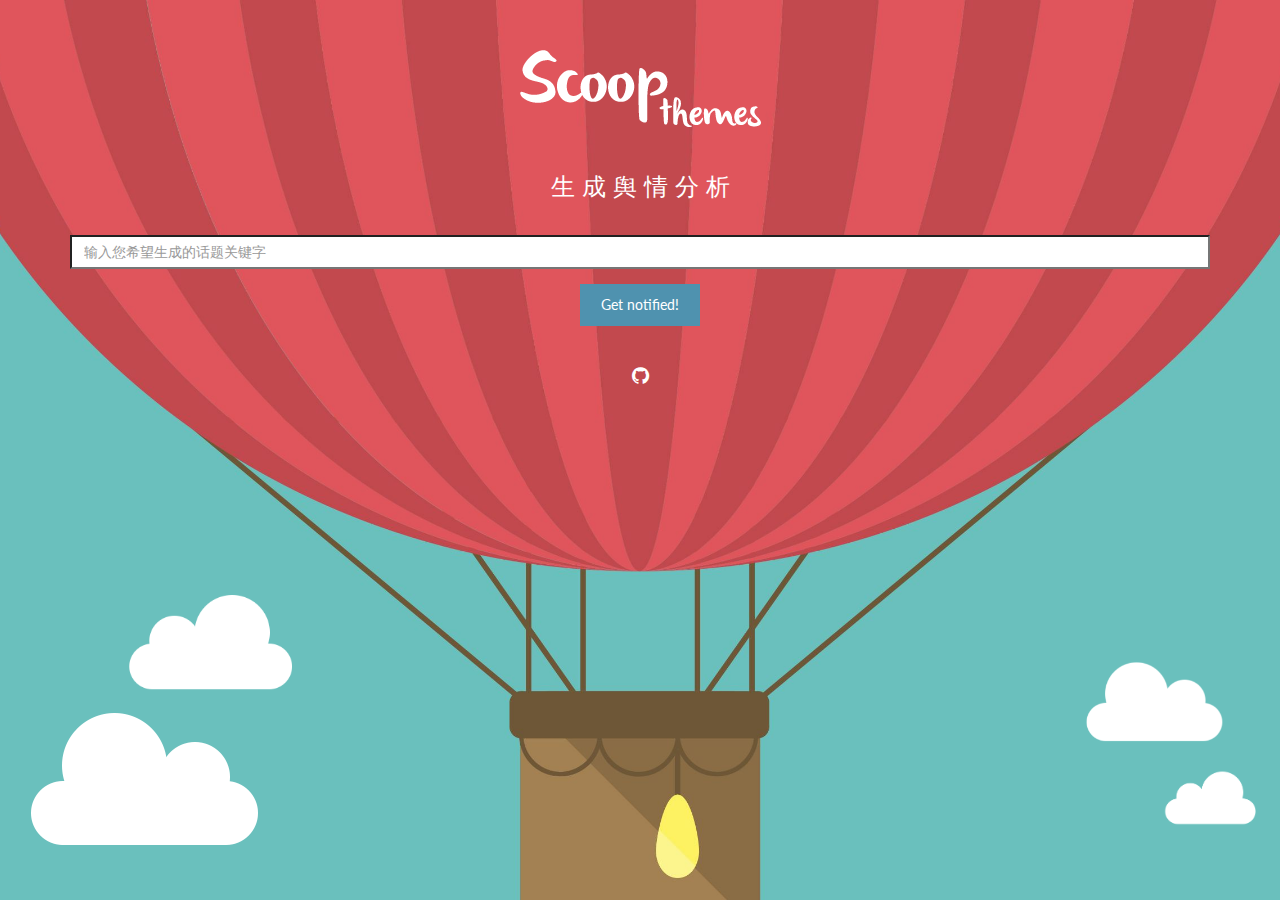
<file: ycl_work/templates/index.html>
<!DOCTYPE html>
<html lang="en">
<head>
<meta charset="utf-8">
<meta http-equiv="X-UA-Compatible" content="IE=edge">
<meta name="title" content="ScoopThemes">
<meta name="ROBOTS" content="">
<meta name="description" content="">
<meta name="abstract" content="">

<title>SEARCH</title>

<!-- Bootstrap -->
<link href="../static/search/css/bootstrap.css" rel="stylesheet">
<link href="../static/search/css/font-awesome.css" rel="stylesheet">
<link href="../static/search/css/bootstrap-theme.css" rel="stylesheet">
<link rel="stylesheet" href="../static/search/css/animations.css">

<!-- siimple style -->
<link href="../static/search/css/style.css" rel="stylesheet">

</head>

<body>

<div class="cloud floating">
	<img src="../static/search/img/cloud.png" alt="Scoop Themes">
</div>

<div class="cloud pos1 fliped floating">
	<img src="../static/search/img/cloud.png" alt="Scoop Themes">
</div>

<div class="cloud pos2 floating">
	<img src="../static/search/img/cloud.png" alt="Scoop Themes">
</div>

<div class="cloud pos3 fliped floating">
	<img src="../static/search/img/cloud.png" alt="Scoop Themes">
</div>


<div id="wrapper">
	<div class="container">
		<div class="row">
			<div class="col-sm-12 col-md-12 col-lg-12">
				<img src="../static/search/img/logo.png" alt="Scoop Themes Logo">
				<br/>
				<br/>
				<h2 class="subtitle">生 成 舆 情 分 析</h2>
				<br/>
		 
				<form action="/wordcloud" method="post">
					<div class="form-group">
						<input type="emailadf" class="form-control" name="email1" placeholder="输入您希望生成的话题关键字">
					</div>
					<input type="submit" name="subscribe" value="Get notified!"  class="btn btn-theme">
				</form>
				<br/>
			</div>
			<div class="col-sm-12 align-center">
				<ul class="social-network social-circle">
					
					
					<li><a href="https://github.com/Lee991211/Innovation_training" class="icoGit" title="Github"><i class="fa fa-github"></i></a>
					</li>
					
				</ul>
			</div>
		</div>
		<div class="row">
			
		</div>
	</div>
</div>


<script src="../static/search/js/jquery-1.8.3.min.js"></script>
<script src="../static/search/js/jquery.form-n-validate.js"></script>
<script>

$(document).ready( function () {
$('#wrapper').height($(document).height());
// I only have one form on the page but you can be more specific if need be.

});





</script>

</body>
</html>
</file>
<file: ycl_work/static/search/css/animations.css>
/*
==============================================
CSS3 ANIMATION CHEAT SHEET
==============================================

Made by Justin Aguilar

www.justinaguilar.com/animations/

Questions, comments, concerns, love letters:
justin@justinaguilar.com
==============================================
*/

/*
==============================================
slideDown
==============================================
*/


.slideDown{
	animation-name: slideDown;
	-webkit-animation-name: slideDown;	

	animation-duration: 1s;	
	-webkit-animation-duration: 1s;

	animation-timing-function: ease;	
	-webkit-animation-timing-function: ease;	

	visibility: visible !important;						
}

@keyframes slideDown {
	0% {
		transform: translateY(-100%);
	}
	50%{
		transform: translateY(8%);
	}
	65%{
		transform: translateY(-4%);
	}
	80%{
		transform: translateY(4%);
	}
	95%{
		transform: translateY(-2%);
	}			
	100% {
		transform: translateY(0%);
	}		
}

@-webkit-keyframes slideDown {
	0% {
		-webkit-transform: translateY(-100%);
	}
	50%{
		-webkit-transform: translateY(8%);
	}
	65%{
		-webkit-transform: translateY(-4%);
	}
	80%{
		-webkit-transform: translateY(4%);
	}
	95%{
		-webkit-transform: translateY(-2%);
	}			
	100% {
		-webkit-transform: translateY(0%);
	}	
}

/*
==============================================
slideUp
==============================================
*/


.slideUp{
	animation-name: slideUp;
	-webkit-animation-name: slideUp;	

	animation-duration: 1s;	
	-webkit-animation-duration: 1s;

	animation-timing-function: ease;	
	-webkit-animation-timing-function: ease;

	visibility: visible !important;			
}

@keyframes slideUp {
	0% {
		transform: translateY(100%);
	}
	50%{
		transform: translateY(-8%);
	}
	65%{
		transform: translateY(4%);
	}
	80%{
		transform: translateY(-4%);
	}
	95%{
		transform: translateY(2%);
	}			
	100% {
		transform: translateY(0%);
	}	
}

@-webkit-keyframes slideUp {
	0% {
		-webkit-transform: translateY(100%);
	}
	50%{
		-webkit-transform: translateY(-8%);
	}
	65%{
		-webkit-transform: translateY(4%);
	}
	80%{
		-webkit-transform: translateY(-4%);
	}
	95%{
		-webkit-transform: translateY(2%);
	}			
	100% {
		-webkit-transform: translateY(0%);
	}	
}

/*
==============================================
slideLeft
==============================================
*/


.slideLeft{
	animation-name: slideLeft;
	-webkit-animation-name: slideLeft;	

	animation-duration: 1s;	
	-webkit-animation-duration: 1s;

	animation-timing-function: ease-in-out;	
	-webkit-animation-timing-function: ease-in-out;		

	visibility: visible !important;	
}

@keyframes slideLeft {
	0% {
		transform: translateX(150%);
	}
	50%{
		transform: translateX(-8%);
	}
	65%{
		transform: translateX(4%);
	}
	80%{
		transform: translateX(-4%);
	}
	95%{
		transform: translateX(2%);
	}			
	100% {
		transform: translateX(0%);
	}
}

@-webkit-keyframes slideLeft {
	0% {
		-webkit-transform: translateX(150%);
	}
	50%{
		-webkit-transform: translateX(-8%);
	}
	65%{
		-webkit-transform: translateX(4%);
	}
	80%{
		-webkit-transform: translateX(-4%);
	}
	95%{
		-webkit-transform: translateX(2%);
	}			
	100% {
		-webkit-transform: translateX(0%);
	}
}

/*
==============================================
slideRight
==============================================
*/


.slideRight{
	animation-name: slideRight;
	-webkit-animation-name: slideRight;	

	animation-duration: 1s;	
	-webkit-animation-duration: 1s;

	animation-timing-function: ease-in-out;	
	-webkit-animation-timing-function: ease-in-out;		

	visibility: visible !important;	
}

@keyframes slideRight {
	0% {
		transform: translateX(-150%);
	}
	50%{
		transform: translateX(8%);
	}
	65%{
		transform: translateX(-4%);
	}
	80%{
		transform: translateX(4%);
	}
	95%{
		transform: translateX(-2%);
	}			
	100% {
		transform: translateX(0%);
	}	
}

@-webkit-keyframes slideRight {
	0% {
		-webkit-transform: translateX(-150%);
	}
	50%{
		-webkit-transform: translateX(8%);
	}
	65%{
		-webkit-transform: translateX(-4%);
	}
	80%{
		-webkit-transform: translateX(4%);
	}
	95%{
		-webkit-transform: translateX(-2%);
	}			
	100% {
		-webkit-transform: translateX(0%);
	}
}

/*
==============================================
slideExpandUp
==============================================
*/


.slideExpandUp{
	animation-name: slideExpandUp;
	-webkit-animation-name: slideExpandUp;	

	animation-duration: 1.6s;	
	-webkit-animation-duration: 1.6s;

	animation-timing-function: ease-out;	
	-webkit-animation-timing-function: ease -out;

	visibility: visible !important;	
}

@keyframes slideExpandUp {
	0% {
		transform: translateY(100%) scaleX(0.5);
	}
	30%{
		transform: translateY(-8%) scaleX(0.5);
	}	
	40%{
		transform: translateY(2%) scaleX(0.5);
	}
	50%{
		transform: translateY(0%) scaleX(1.1);
	}
	60%{
		transform: translateY(0%) scaleX(0.9);		
	}
	70% {
		transform: translateY(0%) scaleX(1.05);
	}			
	80%{
		transform: translateY(0%) scaleX(0.95);		
	}
	90% {
		transform: translateY(0%) scaleX(1.02);
	}	
	100%{
		transform: translateY(0%) scaleX(1);		
	}
}

@-webkit-keyframes slideExpandUp {
	0% {
		-webkit-transform: translateY(100%) scaleX(0.5);
	}
	30%{
		-webkit-transform: translateY(-8%) scaleX(0.5);
	}	
	40%{
		-webkit-transform: translateY(2%) scaleX(0.5);
	}
	50%{
		-webkit-transform: translateY(0%) scaleX(1.1);
	}
	60%{
		-webkit-transform: translateY(0%) scaleX(0.9);		
	}
	70% {
		-webkit-transform: translateY(0%) scaleX(1.05);
	}			
	80%{
		-webkit-transform: translateY(0%) scaleX(0.95);		
	}
	90% {
		-webkit-transform: translateY(0%) scaleX(1.02);
	}	
	100%{
		-webkit-transform: translateY(0%) scaleX(1);		
	}
}

/*
==============================================
expandUp
==============================================
*/


.expandUp{
	animation-name: expandUp;
	-webkit-animation-name: expandUp;	

	animation-duration: 0.7s;	
	-webkit-animation-duration: 0.7s;

	animation-timing-function: ease;	
	-webkit-animation-timing-function: ease;		

	visibility: visible !important;	
}

@keyframes expandUp {
	0% {
		transform: translateY(100%) scale(0.6) scaleY(0.5);
	}
	60%{
		transform: translateY(-7%) scaleY(1.12);
	}
	75%{
		transform: translateY(3%);
	}	
	100% {
		transform: translateY(0%) scale(1) scaleY(1);
	}	
}

@-webkit-keyframes expandUp {
	0% {
		-webkit-transform: translateY(100%) scale(0.6) scaleY(0.5);
	}
	60%{
		-webkit-transform: translateY(-7%) scaleY(1.12);
	}
	75%{
		-webkit-transform: translateY(3%);
	}	
	100% {
		-webkit-transform: translateY(0%) scale(1) scaleY(1);
	}	
}

/*
==============================================
fadeIn
==============================================
*/

.fadeIn{
	animation-name: fadeIn;
	-webkit-animation-name: fadeIn;	

	animation-duration: 1.5s;	
	-webkit-animation-duration: 1.5s;

	animation-timing-function: ease-in-out;	
	-webkit-animation-timing-function: ease-in-out;		

	visibility: visible !important;	
}

@keyframes fadeIn {
	0% {
		transform: scale(0);
		opacity: 0.0;		
	}
	60% {
		transform: scale(1.1);	
	}
	80% {
		transform: scale(0.9);
		opacity: 1;	
	}	
	100% {
		transform: scale(1);
		opacity: 1;	
	}		
}

@-webkit-keyframes fadeIn {
	0% {
		-webkit-transform: scale(0);
		opacity: 0.0;		
	}
	60% {
		-webkit-transform: scale(1.1);
	}
	80% {
		-webkit-transform: scale(0.9);
		opacity: 1;	
	}	
	100% {
		-webkit-transform: scale(1);
		opacity: 1;	
	}		
}

/*
==============================================
expandOpen
==============================================
*/


.expandOpen{
	animation-name: expandOpen;
	-webkit-animation-name: expandOpen;	

	animation-duration: 1.2s;	
	-webkit-animation-duration: 1.2s;

	animation-timing-function: ease-out;	
	-webkit-animation-timing-function: ease-out;	

	visibility: visible !important;	
}

@keyframes expandOpen {
	0% {
		transform: scale(1.8);		
	}
	50% {
		transform: scale(0.95);
	}	
	80% {
		transform: scale(1.05);
	}
	90% {
		transform: scale(0.98);
	}	
	100% {
		transform: scale(1);
	}			
}

@-webkit-keyframes expandOpen {
	0% {
		-webkit-transform: scale(1.8);		
	}
	50% {
		-webkit-transform: scale(0.95);
	}	
	80% {
		-webkit-transform: scale(1.05);
	}
	90% {
		-webkit-transform: scale(0.98);
	}	
	100% {
		-webkit-transform: scale(1);
	}					
}

/*
==============================================
bigEntrance
==============================================
*/


.bigEntrance{
	animation-name: bigEntrance;
	-webkit-animation-name: bigEntrance;	

	animation-duration: 1.6s;	
	-webkit-animation-duration: 1.6s;

	animation-timing-function: ease-out;	
	-webkit-animation-timing-function: ease-out;	

	visibility: visible !important;			
}

@keyframes bigEntrance {
	0% {
		transform: scale(0.3) rotate(6deg) translateX(-30%) translateY(30%);
		opacity: 0.2;
	}
	30% {
		transform: scale(1.03) rotate(-2deg) translateX(2%) translateY(-2%);		
		opacity: 1;
	}
	45% {
		transform: scale(0.98) rotate(1deg) translateX(0%) translateY(0%);
		opacity: 1;
	}
	60% {
		transform: scale(1.01) rotate(-1deg) translateX(0%) translateY(0%);		
		opacity: 1;
	}	
	75% {
		transform: scale(0.99) rotate(1deg) translateX(0%) translateY(0%);
		opacity: 1;
	}
	90% {
		transform: scale(1.01) rotate(0deg) translateX(0%) translateY(0%);		
		opacity: 1;
	}	
	100% {
		transform: scale(1) rotate(0deg) translateX(0%) translateY(0%);
		opacity: 1;
	}		
}

@-webkit-keyframes bigEntrance {
	0% {
		-webkit-transform: scale(0.3) rotate(6deg) translateX(-30%) translateY(30%);
		opacity: 0.2;
	}
	30% {
		-webkit-transform: scale(1.03) rotate(-2deg) translateX(2%) translateY(-2%);		
		opacity: 1;
	}
	45% {
		-webkit-transform: scale(0.98) rotate(1deg) translateX(0%) translateY(0%);
		opacity: 1;
	}
	60% {
		-webkit-transform: scale(1.01) rotate(-1deg) translateX(0%) translateY(0%);		
		opacity: 1;
	}	
	75% {
		-webkit-transform: scale(0.99) rotate(1deg) translateX(0%) translateY(0%);
		opacity: 1;
	}
	90% {
		-webkit-transform: scale(1.01) rotate(0deg) translateX(0%) translateY(0%);		
		opacity: 1;
	}	
	100% {
		-webkit-transform: scale(1) rotate(0deg) translateX(0%) translateY(0%);
		opacity: 1;
	}				
}

/*
==============================================
hatch
==============================================
*/

.hatch{
	animation-name: hatch;
	-webkit-animation-name: hatch;	

	animation-duration: 2s;	
	-webkit-animation-duration: 2s;

	animation-timing-function: ease-in-out;	
	-webkit-animation-timing-function: ease-in-out;

	transform-origin: 50% 100%;
	-ms-transform-origin: 50% 100%;
	-webkit-transform-origin: 50% 100%; 

	visibility: visible !important;		
}

@keyframes hatch {
	0% {
		transform: rotate(0deg) scaleY(0.6);
	}
	20% {
		transform: rotate(-2deg) scaleY(1.05);
	}
	35% {
		transform: rotate(2deg) scaleY(1);
	}
	50% {
		transform: rotate(-2deg);
	}	
	65% {
		transform: rotate(1deg);
	}	
	80% {
		transform: rotate(-1deg);
	}		
	100% {
		transform: rotate(0deg);
	}									
}

@-webkit-keyframes hatch {
	0% {
		-webkit-transform: rotate(0deg) scaleY(0.6);
	}
	20% {
		-webkit-transform: rotate(-2deg) scaleY(1.05);
	}
	35% {
		-webkit-transform: rotate(2deg) scaleY(1);
	}
	50% {
		-webkit-transform: rotate(-2deg);
	}	
	65% {
		-webkit-transform: rotate(1deg);
	}	
	80% {
		-webkit-transform: rotate(-1deg);
	}		
	100% {
		-webkit-transform: rotate(0deg);
	}		
}


/*
==============================================
bounce
==============================================
*/


.bounce{
	animation-name: bounce;
	-webkit-animation-name: bounce;	

	animation-duration: 1.6s;	
	-webkit-animation-duration: 1.6s;

	animation-timing-function: ease;	
	-webkit-animation-timing-function: ease;	
	
	transform-origin: 50% 100%;
	-ms-transform-origin: 50% 100%;
	-webkit-transform-origin: 50% 100%; 	
}

@keyframes bounce {
	0% {
		transform: translateY(0%) scaleY(0.6);
	}
	60%{
		transform: translateY(-100%) scaleY(1.1);
	}
	70%{
		transform: translateY(0%) scaleY(0.95) scaleX(1.05);
	}
	80%{
		transform: translateY(0%) scaleY(1.05) scaleX(1);
	}	
	90%{
		transform: translateY(0%) scaleY(0.95) scaleX(1);
	}				
	100%{
		transform: translateY(0%) scaleY(1) scaleX(1);
	}	
}

@-webkit-keyframes bounce {
	0% {
		-webkit-transform: translateY(0%) scaleY(0.6);
	}
	60%{
		-webkit-transform: translateY(-100%) scaleY(1.1);
	}
	70%{
		-webkit-transform: translateY(0%) scaleY(0.95) scaleX(1.05);
	}
	80%{
		-webkit-transform: translateY(0%) scaleY(1.05) scaleX(1);
	}	
	90%{
		-webkit-transform: translateY(0%) scaleY(0.95) scaleX(1);
	}				
	100%{
		-webkit-transform: translateY(0%) scaleY(1) scaleX(1);
	}		
}


/*
==============================================
pulse
==============================================
*/

.pulse{
	animation-name: pulse;
	-webkit-animation-name: pulse;	

	animation-duration: 1.5s;	
	-webkit-animation-duration: 1.5s;

	animation-iteration-count: infinite;
	-webkit-animation-iteration-count: infinite;
}

@keyframes pulse {
	0% {
		transform: scale(0.9);
		opacity: 0.7;		
	}
	50% {
		transform: scale(1);
		opacity: 1;	
	}	
	100% {
		transform: scale(0.9);
		opacity: 0.7;	
	}			
}

@-webkit-keyframes pulse {
	0% {
		-webkit-transform: scale(0.95);
		opacity: 0.7;		
	}
	50% {
		-webkit-transform: scale(1);
		opacity: 1;	
	}	
	100% {
		-webkit-transform: scale(0.95);
		opacity: 0.7;	
	}			
}

/*
==============================================
floating
==============================================
*/

.floating{
	animation-name: floating;
	-webkit-animation-name: floating;

	animation-duration: 1.5s;	
	-webkit-animation-duration: 1.5s;

	animation-iteration-count: infinite;
	-webkit-animation-iteration-count: infinite;
}

@keyframes floating {
	0% {
		transform: translateY(0%);	
	}
	50% {
		transform: translateY(8%);	
	}	
	100% {
		transform: translateY(0%);
	}			
}

@-webkit-keyframes floating {
	0% {
		-webkit-transform: translateY(0%);	
	}
	50% {
		-webkit-transform: translateY(8%);	
	}	
	100% {
		-webkit-transform: translateY(0%);
	}			
}

/*
==============================================
tossing
==============================================
*/

.tossing{
	animation-name: tossing;
	-webkit-animation-name: tossing;	

	animation-duration: 2.5s;	
	-webkit-animation-duration: 2.5s;

	animation-iteration-count: infinite;
	-webkit-animation-iteration-count: infinite;
}

@keyframes tossing {
	0% {
		transform: rotate(-4deg);	
	}
	50% {
		transform: rotate(4deg);
	}
	100% {
		transform: rotate(-4deg);	
	}						
}

@-webkit-keyframes tossing {
	0% {
		-webkit-transform: rotate(-4deg);	
	}
	50% {
		-webkit-transform: rotate(4deg);
	}
	100% {
		-webkit-transform: rotate(-4deg);	
	}				
}

/*
==============================================
pullUp
==============================================
*/

.pullUp{
	animation-name: pullUp;
	-webkit-animation-name: pullUp;	

	animation-duration: 1.1s;	
	-webkit-animation-duration: 1.1s;

	animation-timing-function: ease-out;	
	-webkit-animation-timing-function: ease-out;	

	transform-origin: 50% 100%;
	-ms-transform-origin: 50% 100%;
	-webkit-transform-origin: 50% 100%; 		
}

@keyframes pullUp {
	0% {
		transform: scaleY(0.1);
	}
	40% {
		transform: scaleY(1.02);
	}
	60% {
		transform: scaleY(0.98);
	}
	80% {
		transform: scaleY(1.01);
	}
	100% {
		transform: scaleY(0.98);
	}				
	80% {
		transform: scaleY(1.01);
	}
	100% {
		transform: scaleY(1);
	}							
}

@-webkit-keyframes pullUp {
	0% {
		-webkit-transform: scaleY(0.1);
	}
	40% {
		-webkit-transform: scaleY(1.02);
	}
	60% {
		-webkit-transform: scaleY(0.98);
	}
	80% {
		-webkit-transform: scaleY(1.01);
	}
	100% {
		-webkit-transform: scaleY(0.98);
	}				
	80% {
		-webkit-transform: scaleY(1.01);
	}
	100% {
		-webkit-transform: scaleY(1);
	}		
}

/*
==============================================
pullDown
==============================================
*/

.pullDown{
	animation-name: pullDown;
	-webkit-animation-name: pullDown;	

	animation-duration: 1.1s;	
	-webkit-animation-duration: 1.1s;

	animation-timing-function: ease-out;	
	-webkit-animation-timing-function: ease-out;	

	transform-origin: 50% 0%;
	-ms-transform-origin: 50% 0%;
	-webkit-transform-origin: 50% 0%; 		
}

@keyframes pullDown {
	0% {
		transform: scaleY(0.1);
	}
	40% {
		transform: scaleY(1.02);
	}
	60% {
		transform: scaleY(0.98);
	}
	80% {
		transform: scaleY(1.01);
	}
	100% {
		transform: scaleY(0.98);
	}				
	80% {
		transform: scaleY(1.01);
	}
	100% {
		transform: scaleY(1);
	}							
}

@-webkit-keyframes pullDown {
	0% {
		-webkit-transform: scaleY(0.1);
	}
	40% {
		-webkit-transform: scaleY(1.02);
	}
	60% {
		-webkit-transform: scaleY(0.98);
	}
	80% {
		-webkit-transform: scaleY(1.01);
	}
	100% {
		-webkit-transform: scaleY(0.98);
	}				
	80% {
		-webkit-transform: scaleY(1.01);
	}
	100% {
		-webkit-transform: scaleY(1);
	}		
}

/*
==============================================
stretchLeft
==============================================
*/

.stretchLeft{
	animation-name: stretchLeft;
	-webkit-animation-name: stretchLeft;	

	animation-duration: 1.5s;	
	-webkit-animation-duration: 1.5s;

	animation-timing-function: ease-out;	
	-webkit-animation-timing-function: ease-out;	

	transform-origin: 100% 0%;
	-ms-transform-origin: 100% 0%;
	-webkit-transform-origin: 100% 0%; 
}

@keyframes stretchLeft {
	0% {
		transform: scaleX(0.3);
	}
	40% {
		transform: scaleX(1.02);
	}
	60% {
		transform: scaleX(0.98);
	}
	80% {
		transform: scaleX(1.01);
	}
	100% {
		transform: scaleX(0.98);
	}				
	80% {
		transform: scaleX(1.01);
	}
	100% {
		transform: scaleX(1);
	}							
}

@-webkit-keyframes stretchLeft {
	0% {
		-webkit-transform: scaleX(0.3);
	}
	40% {
		-webkit-transform: scaleX(1.02);
	}
	60% {
		-webkit-transform: scaleX(0.98);
	}
	80% {
		-webkit-transform: scaleX(1.01);
	}
	100% {
		-webkit-transform: scaleX(0.98);
	}				
	80% {
		-webkit-transform: scaleX(1.01);
	}
	100% {
		-webkit-transform: scaleX(1);
	}		
}

/*
==============================================
stretchRight
==============================================
*/

.stretchRight{
	animation-name: stretchRight;
	-webkit-animation-name: stretchRight;	

	animation-duration: 1.5s;	
	-webkit-animation-duration: 1.5s;

	animation-timing-function: ease-out;	
	-webkit-animation-timing-function: ease-out;	

	transform-origin: 0% 0%;
	-ms-transform-origin: 0% 0%;
	-webkit-transform-origin: 0% 0%; 		
}

@keyframes stretchRight {
	0% {
		transform: scaleX(0.3);
	}
	40% {
		transform: scaleX(1.02);
	}
	60% {
		transform: scaleX(0.98);
	}
	80% {
		transform: scaleX(1.01);
	}
	100% {
		transform: scaleX(0.98);
	}				
	80% {
		transform: scaleX(1.01);
	}
	100% {
		transform: scaleX(1);
	}							
}

@-webkit-keyframes stretchRight {
	0% {
		-webkit-transform: scaleX(0.3);
	}
	40% {
		-webkit-transform: scaleX(1.02);
	}
	60% {
		-webkit-transform: scaleX(0.98);
	}
	80% {
		-webkit-transform: scaleX(1.01);
	}
	100% {
		-webkit-transform: scaleX(0.98);
	}				
	80% {
		-webkit-transform: scaleX(1.01);
	}
	100% {
		-webkit-transform: scaleX(1);
	}		
}
</file>
<file: ycl_work/static/search/css/style.css>
/* ==== Google font ==== */
@import url('http://fonts.googleapis.com/css?family=Lato:400,300,700,900');

body {
	background: #6ac0bd;
    font-family: 'Lato', sans-serif;
    font-weight: 300;
    font-size: 16px;
    color: #555;
    line-height: 1.6em;
    -webkit-font-smoothing: antialiased;
    -webkit-overflow-scrolling: touch;
}

h1, h2, h3, h4, h5, h6 {
    font-family: 'Lato', sans-serif;
    font-weight: 300;
    color: #444;
}

h1 {
	font-size: 40px;
}

h3 {
	font-weight: 400;
}

h4 {
	font-weight: 400;
	font-size: 20px;
}

p {
    margin-bottom: 20px;
    font-size: 16px;
}


a {
    color: #ACBAC1;
    word-wrap: break-word;
    -webkit-transition: color 0.1s ease-in, background 0.1s ease-in;
    -moz-transition: color 0.1s ease-in, background 0.1s ease-in;
    -ms-transition: color 0.1s ease-in, background 0.1s ease-in;
    -o-transition: color 0.1s ease-in, background 0.1s ease-in;
    transition: color 0.1s ease-in, background 0.1s ease-in;
}

a:hover,
a:focus {
    color: #4F92AF;
    text-decoration: none;
    outline: 0;
}

a:before,
a:after {
    -webkit-transition: color 0.1s ease-in, background 0.1s ease-in;
    -moz-transition: color 0.1s ease-in, background 0.1s ease-in;
    -ms-transition: color 0.1s ease-in, background 0.1s ease-in;
    -o-transition: color 0.1s ease-in, background 0.1s ease-in;
    transition: color 0.1s ease-in, background 0.1s ease-in;
}

.alignleft {
    text-align: left;
}
.alignright {
    text-align: right;
}

.aligncenter {
    text-align: center;
}
.copyrights{
	text-indent:-9999px;
	height:0;
	line-height:0;
	font-size:0;
	overflow:hidden;
}
.btn {
  display: inline-block;
  padding: 10px 20px;
  margin-bottom: 0;
  font-size: 14px;
  font-weight: normal;
  line-height: 1.428571429;
  text-align: center;
  white-space: nowrap;
  vertical-align: middle;
  cursor: pointer;
  -webkit-user-select: none;
     -moz-user-select: none;
      -ms-user-select: none;
       -o-user-select: none;
          user-select: none;
  background-image: none;
  border: 1px solid transparent;
  border-radius: 0;
}

.btn-theme  {
  color: #fff;
  background-color: #4F92AF;
  border-color: #4F92AF;
}
.btn-theme:hover  {
  color: #fff;
  background-color: #444;
  border-color: #444;
}
form.signup input[type=email]  {
	height: 42px;
	width: 200px;
	border-radius: 0;
	border: none;
}
form.signup button.btn {
	font-weight: 700;
}
form.signup input.form-control:focus {
	border-color: #fd680e;
}


/* wrapper */

#wrapper {
	text-align: center;
	background: url(../img/main-bg-compressor.jpg) no-repeat center top;
	background-attachment: relative;
	background-position: center center;
  box-sizing:border;
	width: 100%;	
    -webkit-background-size: 100%;
    -moz-background-size: 100%;
    -o-background-size: 100%;
    background-size: 100%;

    -webkit-background-size: cover;
    -moz-background-size: cover;
    -o-background-size: cover;
    background-size: cover;
}

#wrapper > .container{
  padding-top: 50px;
}



#wrapper h1 {
	margin-top: 60px;
	margin-bottom: 40px;
	color: #fff;
	font-size: 45px;
	font-weight: 900;
	letter-spacing: -1px;
}

h2.subtitle {
	color: #fff;
	font-size: 24px;
}

/* countdown */
#countdown {
	font-size: 48px;
	color: #fff;
	line-height: 1.1em;
	margin: 40px 0 60px;
}


/* footer */
p.copyright {
	margin-top: 50px;
	color: #fff;
	text-align: center;
}	

.cloud{
  position: fixed;
  bottom:40px;
  left:20px;
}
.cloud.fliped img{
  -moz-transform: scaleX(-1);
  -o-transform: scaleX(-1);
  -webkit-transform: scaleX(-1);
  transform: scaleX(-1);
  filter: FlipH;
  -ms-filter: "FlipH";
}
.cloud.pos1{
  right:20px;
  left:auto;
  bottom: 70px;
}
.cloud.pos1 img{
  width:100px;
}
.cloud.pos2{
  bottom: 150px;
  right:50px;
  left:auto;
}
.cloud.pos2 img{
  width:150px;
}
.cloud.pos3{
  bottom: 200px;
  left:120px;
}
.cloud.pos3 img{
  width:180px;
}

.result{
  position: absolute;
  top:0px;
  padding: 7px 10px 7px 20px;
  left:auto;
  right:0px;
  color: #fff;
}
.result.success{
  background: #2ecc71;
}
.result.error{
  background: #2c3e50;
}
.result span{
  margin-left: 10px;
}
.result.error span{
  margin-right: 5px;
}


@media only screen 
and (min-device-width : 320px) 
and (max-device-width : 480px) {
    .cloud{
      display: none;
    }
    input[type=email]{
      width:100% !important;
    }
}
</file>
